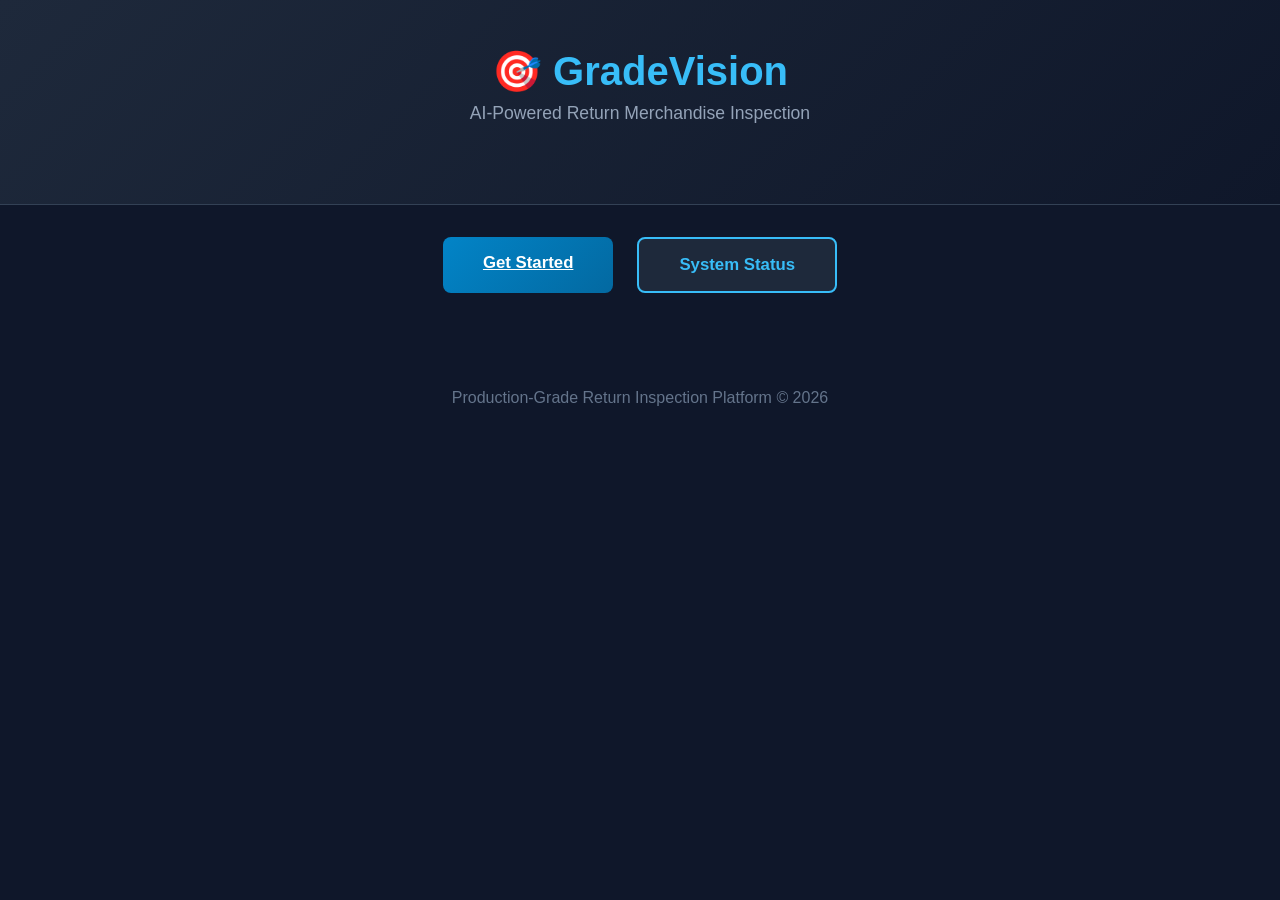
<file: GradeVision/frontend/templates/index.html>
<!DOCTYPE html>
<html lang="en">
<head>
  <meta charset="UTF-8" />
  <meta name="viewport" content="width=device-width, initial-scale=1.0" />
  <title>GradeVision</title>
  <style>
    * { margin: 0; padding: 0; box-sizing: border-box; }
    body { font-family: "Segoe UI", sans-serif; background: #0f172a; color: #e2e8f0; min-height: 100vh; }
    header { background: linear-gradient(135deg, #1e293b, #0f172a); padding: 3rem; text-align: center; border-bottom: 1px solid #334155; }
    header h1 { font-size: 2.5rem; color: #38bdf8; margin-bottom: 0.5rem; }
    header p { color: #94a3b8; font-size: 1.1rem; margin-bottom: 2rem; }
    .container { max-width: 1000px; margin: 2rem auto; padding: 0 2rem; }
    .cta-buttons { display: flex; gap: 1.5rem; justify-content: center; flex-wrap: wrap; }
    .btn { padding: 1rem 2.5rem; font-size: 1.05rem; border: none; border-radius: 8px; cursor: pointer; transition: 0.2s; font-weight: 600; }
    .btn-primary { background: linear-gradient(135deg, #0284c7, #0369a1); color: white; }
    .btn-primary:hover { transform: translateY(-2px); box-shadow: 0 8px 16px rgba(2, 132, 199, 0.4); }
    .btn-secondary { background: #1e293b; color: #38bdf8; border: 2px solid #38bdf8; }
    .btn-secondary:hover { background: #334155; }
    footer { text-align: center; color: #64748b; padding: 2rem; margin-top: 4rem; }
  </style>
</head>
<body>
  <header>
    <h1>🎯 GradeVision</h1>
    <p>AI-Powered Return Merchandise Inspection</p>
  </header>

  <div class="container">
    <div class="cta-buttons">
      <a href="/login" class="btn btn-primary">Get Started</a>
      <button class="btn btn-secondary" onclick="alert('Health check: System is operational')">
        System Status
      </button>
    </div>
  </div>

  <footer>
    <p>Production-Grade Return Inspection Platform &copy; 2026</p>
  </footer>
</body>
</html>
</file>
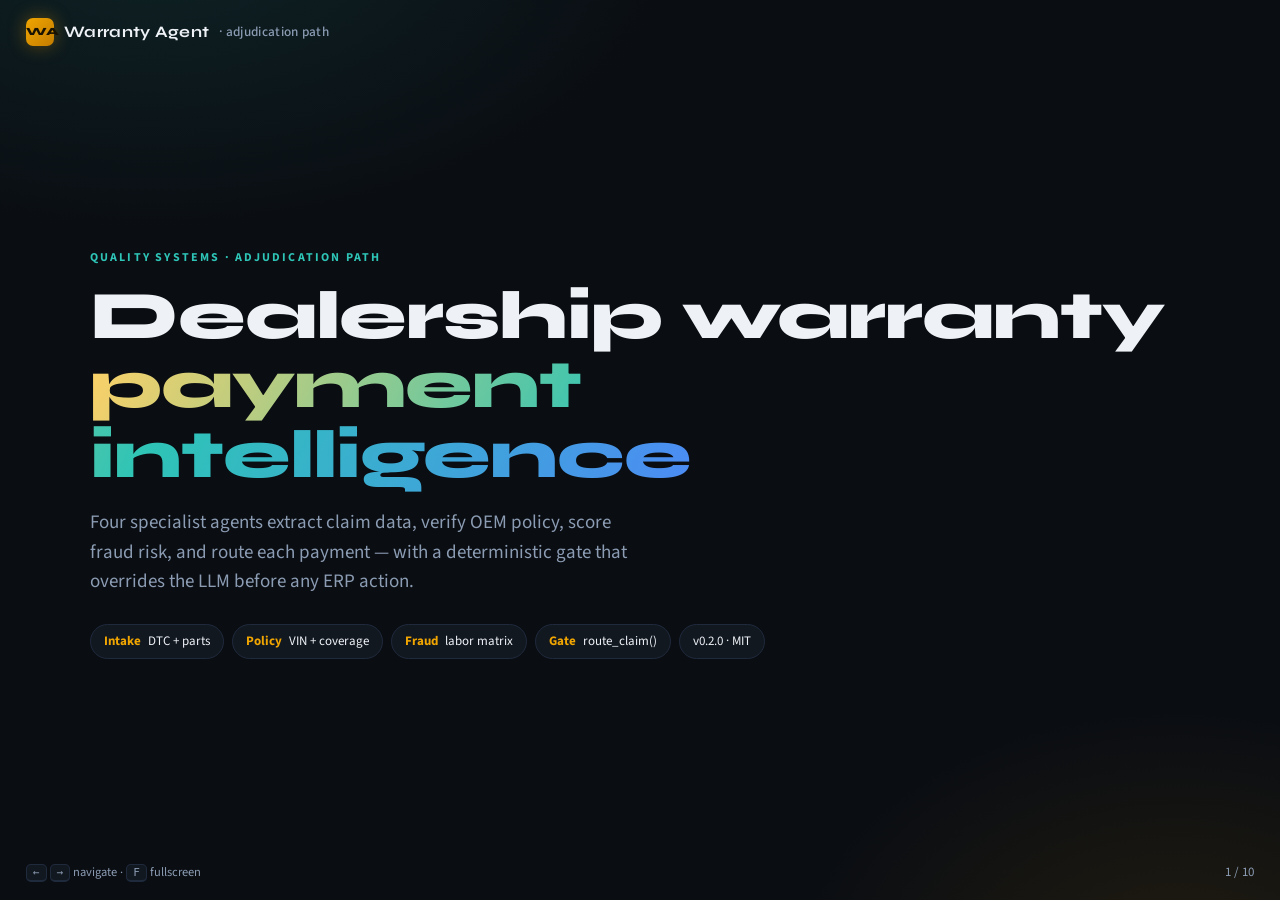
<file: warranty/presentation.html>
<!doctype html>
<html lang="en">
<head>
<meta charset="utf-8" />
<meta name="viewport" content="width=device-width, initial-scale=1" />
<title>Warranty Adjudication Agent — Dealership Payment Intelligence</title>
<meta name="description" content="Multi-agent POC: Intake → Policy → Fraud → Adjudicator with deterministic routing gate and QualityMind RCA escalation." />
<link rel="preconnect" href="https://fonts.googleapis.com" />
<link rel="preconnect" href="https://fonts.gstatic.com" crossorigin />
<link href="https://fonts.googleapis.com/css2?family=JetBrains+Mono:wght@400;600&family=Source+Sans+3:wght@400;600;700&family=Syne:wght@600;700;800&display=swap" rel="stylesheet" />
<style>
  :root {
    --bg: #0a0d12;
    --panel: #121820;
    --panel-2: #0e131a;
    --ink: #eef2f7;
    --muted: #8b9cb3;
    --line: #1f2a3d;
    --amber: #f0a500;
    --teal: #2ec4b6;
    --green: #3dd68c;
    --rose: #f07178;
    --violet: #a78bfa;
    --blue: #4c8bf5;
  }
  * { box-sizing: border-box; margin: 0; padding: 0; }
  html, body { height: 100%; }
  body {
    background:
      radial-gradient(900px 520px at 12% -8%, rgba(46,196,182,.12) 0%, transparent 60%),
      radial-gradient(700px 480px at 92% 108%, rgba(240,165,0,.1) 0%, transparent 55%),
      var(--bg);
    color: var(--ink);
    font: 16px/1.55 "Source Sans 3", ui-sans-serif, system-ui, sans-serif;
    overflow: hidden;
  }
  .mono { font-family: "JetBrains Mono", ui-monospace, monospace; }
  h1, h2 { font-family: Syne, "Source Sans 3", sans-serif; }

  .progress { position: fixed; top: 0; left: 0; height: 3px; background: linear-gradient(90deg, var(--amber), var(--teal)); width: 0; z-index: 50; transition: width .35s ease; }
  .brand { position: fixed; top: 18px; left: 26px; z-index: 40; display: flex; align-items: center; gap: 10px; font-family: Syne, sans-serif; font-weight: 700; letter-spacing: .3px; }
  .brand .seal { width: 28px; height: 28px; border-radius: 7px; background: linear-gradient(135deg, var(--amber), #c47d00); display: grid; place-items: center; font-size: 11px; font-weight: 800; color: #1a1200; box-shadow: 0 0 18px rgba(240,165,0,.35); }
  .brand small { color: var(--muted); font-family: "Source Sans 3", sans-serif; font-weight: 500; }
  .counter { position: fixed; bottom: 18px; right: 26px; z-index: 40; color: var(--muted); font-variant-numeric: tabular-nums; font-size: 13px; }
  .hint { position: fixed; bottom: 18px; left: 26px; z-index: 40; color: var(--muted); font-size: 12.5px; }
  .hint kbd { background: var(--panel); border: 1px solid var(--line); border-bottom-width: 2px; border-radius: 5px; padding: 1px 6px; font-size: 11px; }

  .deck { position: relative; height: 100%; }
  .slide {
    position: absolute; inset: 0;
    display: none; flex-direction: column; justify-content: center;
    padding: 92px clamp(28px, 7vw, 110px) 84px;
    opacity: 0; transform: translateY(16px);
    transition: opacity .45s ease, transform .45s ease;
  }
  .slide.active { display: flex; opacity: 1; transform: none; }
  .eyebrow { color: var(--teal); font-weight: 700; letter-spacing: 2.2px; text-transform: uppercase; font-size: 12px; margin-bottom: 14px; }
  h1 { font-size: clamp(34px, 5.8vw, 68px); line-height: 1.02; letter-spacing: -1px; font-weight: 800; }
  h2 { font-size: clamp(26px, 4vw, 44px); line-height: 1.08; letter-spacing: -.5px; font-weight: 700; margin-bottom: 6px; }
  .lead { color: var(--muted); font-size: clamp(15px, 1.65vw, 19px); max-width: 62ch; margin-top: 18px; }
  .gradient { background: linear-gradient(115deg, #ffd166, var(--teal) 50%, var(--blue)); -webkit-background-clip: text; background-clip: text; color: transparent; }

  .badges { display: flex; flex-wrap: wrap; gap: 8px; margin-top: 28px; }
  .badge { border: 1px solid var(--line); background: var(--panel); border-radius: 999px; padding: 6px 13px; font-size: 13px; display: inline-flex; gap: 7px; align-items: center; }
  .badge b { color: var(--amber); font-weight: 700; }

  .grid { display: grid; gap: 14px; margin-top: 28px; }
  .g2 { grid-template-columns: repeat(2, 1fr); }
  .g3 { grid-template-columns: repeat(3, 1fr); }
  .g4 { grid-template-columns: repeat(4, 1fr); }
  .card { background: linear-gradient(180deg, var(--panel), var(--panel-2)); border: 1px solid var(--line); border-radius: 14px; padding: 16px 18px; }
  .card h3 { font-family: Syne, sans-serif; font-size: 15px; margin-bottom: 6px; }
  .card p { color: var(--muted); font-size: 14px; }
  .card .step { font-size: 11px; color: var(--amber); font-weight: 700; letter-spacing: 1px; margin-bottom: 4px; }

  .stat { font-size: clamp(28px, 4vw, 48px); font-weight: 800; font-family: Syne, sans-serif; letter-spacing: -1px; }
  .stat.amber { color: var(--amber); } .stat.teal { color: var(--teal); } .stat.green { color: var(--green); } .stat.rose { color: var(--rose); }
  .stat + p { color: var(--muted); font-size: 14px; margin-top: 2px; }

  ul.clean { list-style: none; margin-top: 22px; display: grid; gap: 11px; max-width: 72ch; }
  ul.clean li { position: relative; padding-left: 26px; color: #c5d0de; }
  ul.clean li::before { content: ""; position: absolute; left: 4px; top: 9px; width: 8px; height: 8px; border-radius: 2px; background: var(--amber); transform: rotate(45deg); }
  ul.clean li b { color: var(--ink); }

  .flow { display: flex; align-items: stretch; gap: 0; margin-top: 30px; flex-wrap: wrap; }
  .node { background: linear-gradient(180deg, var(--panel), var(--panel-2)); border: 1px solid var(--line); border-radius: 12px; padding: 14px 16px; min-width: 118px; text-align: center; }
  .node .k { font-size: 11px; color: var(--muted); text-transform: uppercase; letter-spacing: .8px; }
  .node .v { font-weight: 700; margin-top: 4px; font-size: 14px; font-family: Syne, sans-serif; }
  .node.accent { border-color: #3d5f8a; box-shadow: 0 0 24px rgba(76,139,245,.2); }
  .arrow { align-self: center; color: var(--teal); padding: 0 10px; font-size: 20px; }

  .signal { display: flex; gap: 10px; margin-top: 28px; max-width: 640px; }
  .lamp { flex: 1; border-radius: 12px; padding: 14px; border: 1px solid var(--line); text-align: center; }
  .lamp .route { font-family: "JetBrains Mono", monospace; font-size: 12px; font-weight: 600; margin-top: 6px; }
  .lamp.green { background: rgba(61,214,140,.08); border-color: rgba(61,214,140,.35); }
  .lamp.amber { background: rgba(240,165,0,.08); border-color: rgba(240,165,0,.35); }
  .lamp.rose { background: rgba(240,113,120,.08); border-color: rgba(240,113,120,.35); }
  .lamp .dot { width: 14px; height: 14px; border-radius: 50%; margin: 0 auto; animation: pulse 2.4s ease-in-out infinite; }
  .lamp.green .dot { background: var(--green); box-shadow: 0 0 16px var(--green); }
  .lamp.amber .dot { background: var(--amber); box-shadow: 0 0 16px var(--amber); animation-delay: .4s; }
  .lamp.rose .dot { background: var(--rose); box-shadow: 0 0 16px var(--rose); animation-delay: .8s; }
  @keyframes pulse { 0%, 100% { opacity: .55; transform: scale(.92); } 50% { opacity: 1; transform: scale(1); } }
  @media (prefers-reduced-motion: reduce) { .lamp .dot { animation: none; } }

  table.data { margin-top: 24px; border-collapse: collapse; width: 100%; max-width: 900px; font-size: 14px; }
  table.data th, table.data td { text-align: left; padding: 10px 14px; border-bottom: 1px solid var(--line); }
  table.data th { color: var(--muted); font-weight: 600; font-size: 11px; text-transform: uppercase; letter-spacing: 1px; }
  table.data td.m { color: var(--teal); font-weight: 700; width: 64px; font-family: "JetBrains Mono", monospace; font-size: 12px; }
  table.data td code { color: var(--amber); font-family: "JetBrains Mono", monospace; font-size: 12px; }

  .code { margin-top: 22px; background: #080b10; border: 1px solid var(--line); border-radius: 12px; padding: 16px 18px; max-width: 720px; font-family: "JetBrains Mono", monospace; font-size: 12.5px; line-height: 1.6; color: #b8c5d6; overflow-x: auto; }
  .code .key { color: var(--teal); } .code .str { color: var(--amber); }

  .safety { margin-top: 24px; border-left: 3px solid var(--amber); background: rgba(240,165,0,.06); padding: 12px 16px; border-radius: 0 10px 10px 0; color: #e8d5a8; font-size: 14px; max-width: 75ch; }

  .nav-zone { position: fixed; top: 0; width: 22%; height: 100%; z-index: 30; cursor: pointer; }
  .nav-zone.left { left: 0; } .nav-zone.right { right: 0; }

  @media (max-width: 860px) {
    .g3, .g4 { grid-template-columns: 1fr 1fr; }
    .flow { flex-direction: column; align-items: stretch; }
    .arrow { transform: rotate(90deg); text-align: center; padding: 6px 0; }
  }
</style>
</head>
<body>
<div class="progress" id="progress"></div>
<div class="brand"><span class="seal">WA</span> Warranty Agent <small>· adjudication path</small></div>
<div class="counter"><span id="cur">1</span> / <span id="total">10</span></div>
<div class="hint"><kbd>←</kbd> <kbd>→</kbd> navigate · <kbd>F</kbd> fullscreen</div>
<div class="nav-zone left" onclick="go(-1)"></div>
<div class="nav-zone right" onclick="go(1)"></div>

<div class="deck" id="deck">

  <section class="slide active">
    <div class="eyebrow">Quality Systems · ADJUDICATION PATH</div>
    <h1>Dealership warranty<br><span class="gradient">payment intelligence</span></h1>
    <p class="lead">Four specialist agents extract claim data, verify OEM policy, score fraud risk, and route each payment — with a deterministic gate that overrides the LLM before any ERP action.</p>
    <div class="badges">
      <span class="badge"><b>Intake</b> DTC + parts</span>
      <span class="badge"><b>Policy</b> VIN + coverage</span>
      <span class="badge"><b>Fraud</b> labor matrix</span>
      <span class="badge"><b>Gate</b> route_claim()</span>
      <span class="badge">v0.2.0 · MIT</span>
    </div>
  </section>

  <section class="slide">
    <div class="eyebrow">The problem</div>
    <h2>Claims bundles are messy.<br>Adjusters are the bottleneck.</h2>
    <ul class="clean">
      <li><b>4–7 days</b> per claim — forms, OBD-II scans, labor hours, and policy cross-checks.</li>
      <li><b>Policy drift</b> — coverage depends on VIN year, component, and required attachments.</li>
      <li><b>Fraud signals</b> — labor variance vs OEM matrix and dealership velocity patterns.</li>
      <li><b>Async waits</b> — missing voltage logs or photos pause the workflow for days.</li>
    </ul>
    <div class="safety">Synthetic fixtures only in this POC — no real customer VINs, claim records, or payment data.</div>
  </section>

  <section class="slide">
    <div class="eyebrow">Architecture</div>
    <h2>Supervisor orchestrator + tool sandbox</h2>
    <div class="flow">
      <div class="node"><div class="k">Input</div><div class="v">Claim bundle</div></div>
      <div class="arrow">→</div>
      <div class="node accent"><div class="k">Agent 1</div><div class="v">Intake</div></div>
      <div class="arrow">→</div>
      <div class="node accent"><div class="k">Agent 2</div><div class="v">Policy</div></div>
      <div class="arrow">→</div>
      <div class="node accent"><div class="k">Agent 3</div><div class="v">Fraud</div></div>
      <div class="arrow">→</div>
      <div class="node accent"><div class="k">Agent 4</div><div class="v">Adjudicator</div></div>
      <div class="arrow">→</div>
      <div class="node"><div class="k">Gate</div><div class="v">route_claim()</div></div>
    </div>
    <p class="lead" style="margin-top:20px;font-size:14px;">Durable JSON claim state in a path-sandboxed workspace — same tool contracts ready for Temporal activities later.</p>
  </section>

  <section class="slide">
    <div class="eyebrow">Routing</div>
    <h2>Three outcomes. One authoritative gate.</h2>
    <div class="signal">
      <div class="lamp green"><div class="dot"></div><div class="route">AUTO_APPROVE</div><p style="color:var(--muted);font-size:12px;margin-top:6px;">Covered · fraud &lt; 30 · cost &lt; $1,500</p></div>
      <div class="lamp amber"><div class="dot"></div><div class="route">MISSING_DATA</div><p style="color:var(--muted);font-size:12px;margin-top:6px;">Policy requires docs not in bundle</p></div>
      <div class="lamp rose"><div class="dot"></div><div class="route">HUMAN_REVIEW</div><p style="color:var(--muted);font-size:12px;margin-top:6px;">Fraud ≥ 70 · high cost · edge cases</p></div>
    </div>
    <ul class="clean" style="margin-top:22px;">
      <li>LLM <span class="mono">submit_decision</span> is advisory — <b>route_claim()</b> in validation.py is authoritative.</li>
      <li>Pinned thresholds re-checked by <span class="mono">evaluate.py --check</span> on every CI run.</li>
    </ul>
  </section>

  <section class="slide">
    <div class="eyebrow">Agents</div>
    <h2>Specialists with bounded tool loops</h2>
    <div class="grid g4">
      <div class="card"><div class="step">01</div><h3>Intake</h3><p>Read claim form + diagnostic; write structured DTCs, parts, labor, cost.</p></div>
      <div class="card"><div class="step">02</div><h3>Policy</h3><p>VIN lookup + metadata-filtered policy search; flag missing_docs.</p></div>
      <div class="card"><div class="step">03</div><h3>Fraud</h3><p>Labor matrix variance + dealership history → score 0–100.</p></div>
      <div class="card"><div class="step">04</div><h3>Adjudicator</h3><p>Synthesize state; submit route once. Max 12 tool steps per agent.</p></div>
    </div>
    <div class="badges" style="margin-top:18px;">
      <span class="badge"><b>temp</b> 0.0 tool loops</span>
      <span class="badge"><b>context</b> &lt;context&gt; delimiters</span>
      <span class="badge"><b>timeout</b> 30s / call</span>
    </div>
  </section>

  <section class="slide">
    <div class="eyebrow">API</div>
    <h2>FastAPI service for dev &amp; LAN demos</h2>
    <table class="data">
      <thead><tr><th></th><th>Endpoint</th><th>Purpose</th></tr></thead>
      <tbody>
        <tr><td class="m">GET</td><td><code>/health</code></td><td>Service status + auth mode</td></tr>
        <tr><td class="m">POST</td><td><code>/adjudicate/dry-run</code></td><td>Deterministic pipeline (no LLM)</td></tr>
        <tr><td class="m">POST</td><td><code>/escalate/handoff</code></td><td>Build RcaEscalation from claim state</td></tr>
        <tr><td class="m">POST</td><td><code>/escalate/execute</code></td><td>Handoff + POST to QualityMind</td></tr>
      </tbody>
    </table>
    <p class="lead" style="margin-top:16px;font-size:14px;">Default bind <span class="mono">127.0.0.1:8080</span> · LAN requires <span class="mono">WARRANTY_API_KEY</span> + Windows portproxy (WSL2).</p>
  </section>

  <section class="slide">
    <div class="eyebrow">Cross-project contract</div>
    <h2>RcaEscalation → QualityMind</h2>
    <p class="lead">Not CLaimLens <span class="mono">RcaHandoff</span> — no batch Pareto fields. Claim-level engineering RCA only.</p>
    <div class="code">{
  <span class="key">"problem_statement"</span>: <span class="str">"Warranty claim WAR-10452 escalated…"</span>,
  <span class="key">"component"</span>: <span class="str">"hybrid battery module"</span>,
  <span class="key">"claim_id"</span>: <span class="str">"WAR-10452"</span>,
  <span class="key">"decision_route"</span>: <span class="str">"HUMAN_REVIEW"</span>,
  <span class="key">"target_endpoints"</span>: [<span class="str">"/quality/five-why"</span>, <span class="str">"/quality/draft-8d"</span>]
}</div>
    <div class="badges" style="margin-top:16px;">
      <span class="badge"><b>SSRF</b> allowlisted base URL</span>
      <span class="badge"><b>contract</b> Pydantic + pytest</span>
    </div>
  </section>

  <section class="slide">
    <div class="eyebrow">Guardrails</div>
    <h2>Built for portfolio compliance</h2>
    <div class="grid g3">
      <div class="card"><h3>Path sandbox</h3><p>ClaimStore resolves all I/O under workspace root — no traversal.</p></div>
      <div class="card"><h3>Output validation</h3><p>Pydantic on every write_* before persist; route_claim() gate.</p></div>
      <div class="card"><h3>AI security</h3><p>&lt;context&gt; delimiters, temperature 0, per-call timeout, max steps.</p></div>
    </div>
    <ul class="clean" style="margin-top:18px;">
      <li>CI: ruff + pytest (50% coverage) + <span class="mono">evaluate.py --check</span></li>
      <li>Auth: fail-closed in production; API key required on LAN bind</li>
    </ul>
  </section>

  <section class="slide">
    <div class="eyebrow">Status</div>
    <h2>Runnable today</h2>
    <div class="grid g4">
      <div class="card"><div class="stat green">2/2</div><p>Pinned scenarios pass</p></div>
      <div class="card"><div class="stat teal">70</div><p>Offline unit + integration tests</p></div>
      <div class="card"><div class="stat amber">~77%</div><p>Line coverage (src/warranty)</p></div>
      <div class="card"><div class="stat green">✓</div><p>Dry-run + live LLM paths</p></div>
    </div>
    <div class="grid g2" style="margin-top:16px;">
      <div class="card"><h3>Now</h3><p>Keyword policy search · FastAPI · QualityMind handoff stub · offline eval harness.</p></div>
      <div class="card"><h3>Next</h3><p>Temporal workflow · production Qdrant · ERP hook · multimodal intake · AgentForge preset.</p></div>
    </div>
  </section>

  <section class="slide">
    <div class="eyebrow">Warranty Agent</div>
    <h1 class="gradient">Extract → verify → score → route.</h1>
    <p class="lead">An analytical POC for dealership payment adjudication — deterministic where it matters, agentic where judgment helps, always gated before money moves.</p>
    <div class="badges">
      <span class="badge"><b>Repo</b> quality-systems-AI/warranty</span>
      <span class="badge"><b>Run</b> uv run warranty-api</span>
      <span class="badge"><b>Test</b> uv run pytest</span>
      <span class="badge"><b>Docs</b> README · doc.md · plan.md</span>
    </div>
    <div class="safety" style="margin-top:28px;">Development / analytical models only — not production-ready. Validate all routing and payment decisions with qualified warranty personnel.</div>
  </section>

</div>

<script>
  const slides = Array.from(document.querySelectorAll('.slide'));
  const total = slides.length;
  let i = 0;
  document.getElementById('total').textContent = total;
  function render() {
    slides.forEach((s, n) => s.classList.toggle('active', n === i));
    document.getElementById('cur').textContent = i + 1;
    document.getElementById('progress').style.width = ((i) / (total - 1) * 100) + '%';
    location.hash = i + 1;
  }
  function go(d) { i = Math.min(total - 1, Math.max(0, i + d)); render(); }
  function jump(n) { i = Math.min(total - 1, Math.max(0, n)); render(); }
  window.addEventListener('keydown', e => {
    if (e.key === 'ArrowRight' || e.key === 'PageDown' || e.key === ' ') { go(1); e.preventDefault(); }
    else if (e.key === 'ArrowLeft' || e.key === 'PageUp') { go(-1); e.preventDefault(); }
    else if (e.key === 'Home') jump(0);
    else if (e.key === 'End') jump(total - 1);
    else if (e.key.toLowerCase() === 'f') { if (!document.fullscreenElement) document.documentElement.requestFullscreen(); else document.exitFullscreen(); }
  });
  const start = parseInt(location.hash.replace('#',''), 10);
  if (start >= 1 && start <= total) i = start - 1;
  render();
</script>
</body>
</html>
</file>
